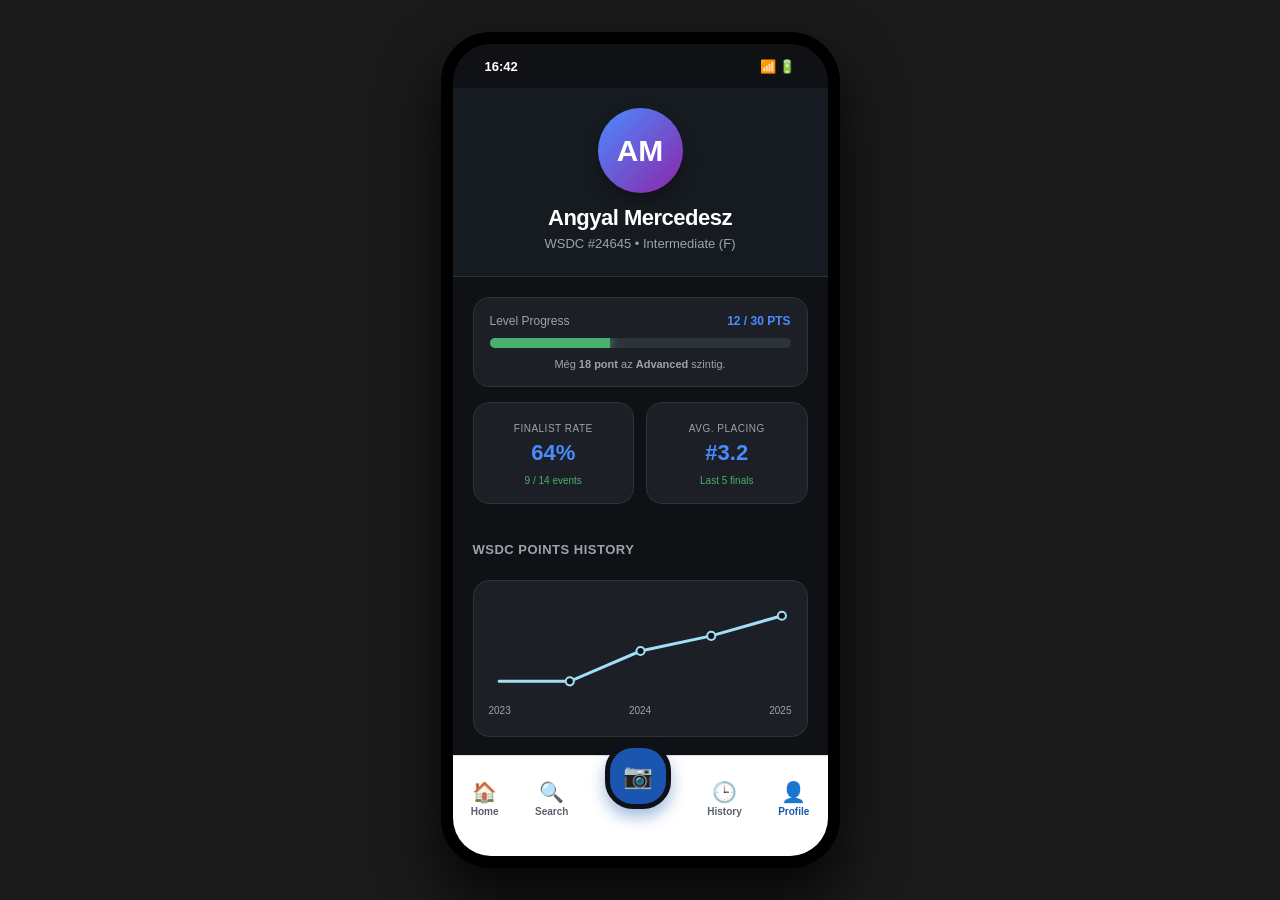
<file: index.html>
<!DOCTYPE html>
<html lang="hu">
<head>
    <meta charset="UTF-8">
    <meta name="viewport" content="width=device-width, initial-scale=1.0">
    <title>Angyal Mercedesz - Ultimate Pro Profile</title>
    <style>
        :root {
            --bg-color: #0F1115;
            --card-surface: #1C1F26;
            --primary-action: #4A8CFF;
            --success: #48B16E;
            --text-primary: #E9ECEF;
            --text-secondary: #9CA3AF;
            --border-color: #2D333B;
            --header-bg: #161B22;
            --chart-line: #A2DFF7;
            --nav-bg: #FFFFFF;
            --nav-active: #1A56B0;
            --accent-purple: #8E24AA;
        }

        body {
            background-color: #1a1a1a;
            display: flex;
            justify-content: center;
            align-items: center;
            min-height: 100vh;
            margin: 0;
            font-family: -apple-system, BlinkMacSystemFont, "Segoe UI", Roboto, sans-serif;
        }

        /* Telefon Mockup Keret */
        .phone-mockup {
            width: 375px;
            height: 812px;
            background: var(--bg-color);
            border: 12px solid #000;
            border-radius: 50px;
            position: relative;
            overflow: hidden;
            display: flex;
            flex-direction: column;
            box-shadow: 0 30px 60px rgba(0,0,0,0.8);
        }

        /* Notch / Status Bar */
        .status-bar {
            height: 44px;
            padding: 0 32px;
            display: flex;
            justify-content: space-between;
            align-items: center;
            font-size: 13px;
            font-weight: 600;
            color: #fff;
            z-index: 10;
        }

        /* Görgethető tartalom */
        .scrollable-content {
            flex: 1;
            overflow-y: auto;
            padding-bottom: 100px;
            scrollbar-width: none;
        }
        .scrollable-content::-webkit-scrollbar { display: none; }

        /* Profil Fejléc */
        .profile-header {
            background-color: var(--header-bg);
            padding: 20px 20px 25px;
            text-align: center;
            border-bottom: 1px solid var(--border-color);
        }

        .avatar {
            width: 85px; height: 85px;
            background: linear-gradient(135deg, var(--primary-action), var(--accent-purple));
            border-radius: 50%;
            margin: 0 auto 12px;
            display: flex; align-items: center; justify-content: center;
            font-size: 30px; font-weight: bold; color: white;
            box-shadow: 0 8px 15px rgba(0,0,0,0.3);
        }

        .profile-name { margin: 0; color: #fff; font-size: 22px; letter-spacing: -0.5px; }
        .wsdc-tag { font-size: 13px; color: var(--text-secondary); margin-top: 5px; }

        /* Progress Bar Szekció */
        .section-padding { padding: 0 20px; }
        .progress-card {
            background: var(--card-surface);
            padding: 16px;
            border-radius: 16px;
            border: 1px solid var(--border-color);
            margin-top: 20px;
        }
        .progress-header { display: flex; justify-content: space-between; font-size: 12px; margin-bottom: 10px; }
        .progress-bar-bg { height: 10px; background: #2D333B; border-radius: 5px; overflow: hidden; margin-bottom: 10px; }
        .progress-bar-fill { height: 100%; background: var(--success); width: 40%; box-shadow: 0 0 10px var(--success); }
        .progress-footer { font-size: 11px; color: var(--text-secondary); text-align: center; }

        /* Performance Statisztikák Grid */
        .stats-grid { display: grid; grid-template-columns: 1fr 1fr; gap: 12px; margin-top: 15px; }
        .stat-card {
            background: var(--card-surface);
            padding: 15px;
            border-radius: 16px;
            border: 1px solid var(--border-color);
            text-align: center;
        }
        .stat-card .label { font-size: 10px; color: var(--text-secondary); text-transform: uppercase; letter-spacing: 0.5px; }
        .stat-card .value { font-size: 22px; font-weight: 800; color: var(--primary-action); margin: 4px 0; display: block; }
        .stat-card .sub { font-size: 10px; color: var(--success); }

        /* Scoring.dance Vonalgrafikon */
        .section-title { font-size: 13px; color: var(--text-secondary); text-transform: uppercase; padding: 25px 20px 10px; font-weight: 700; letter-spacing: 0.5px; }
        .chart-box { 
            margin: 0 20px; 
            background: var(--card-surface); 
            border-radius: 16px; 
            padding: 20px 15px; 
            border: 1px solid var(--border-color); 
        }
        .chart-svg { width: 100%; height: 90px; overflow: visible; }
        .line { stroke: var(--chart-line); stroke-width: 3; fill: none; stroke-linecap: round; }
        .dot { fill: var(--bg-color); stroke: var(--chart-line); stroke-width: 2; }

        /* Partner Szinergiák */
        .partner-list { padding: 0 20px; }
        .partner-row {
            background: var(--card-surface);
            padding: 12px 16px;
            border-radius: 14px;
            margin-bottom: 8px;
            display: flex;
            justify-content: space-between;
            align-items: center;
            border: 1px solid var(--border-color);
        }
        .partner-name { font-size: 14px; font-weight: 600; color: #fff; }
        .partner-meta { font-size: 11px; color: var(--text-secondary); }
        .points-pill { background: rgba(74, 140, 255, 0.15); color: var(--primary-action); padding: 4px 10px; border-radius: 12px; font-weight: bold; font-size: 12px; }

        /* Teljes Versenytörténet Lista */
        .history-list { padding: 0 20px; }
        .result-row {
            background: var(--card-surface);
            padding: 14px 16px;
            border-radius: 16px;
            margin-bottom: 10px;
            display: grid;
            grid-template-columns: 1fr 45px;
            align-items: center;
            border: 1px solid var(--border-color);
        }
        .event-info .name { font-size: 14px; font-weight: 600; color: #fff; }
        .event-info .details { font-size: 11px; color: var(--primary-action); margin: 2px 0; }
        .event-info .date { font-size: 10px; color: var(--text-secondary); }
        .points-badge { font-weight: 800; color: var(--success); text-align: right; font-size: 16px; }

        /* Alsó Navigáció */
        .nav-bar {
            position: absolute; bottom: 0; width: 100%; height: 85px;
            background: var(--nav-bg); display: flex; justify-content: space-around;
            align-items: center; border-top: 1px solid #ddd; padding-bottom: 15px;
        }
        .nav-item { text-align: center; color: #57606A; font-size: 10px; text-decoration: none; font-weight: 700; }
        .nav-item.active { color: var(--nav-active); }
        .nav-icon { font-size: 20px; display: block; margin-bottom: 2px; }
        
        .scanner-btn {
            width: 56px; height: 56px; background: var(--nav-active);
            border-radius: 28px; margin-top: -45px; display: flex;
            align-items: center; justify-content: center; border: 5px solid var(--bg-color);
            box-shadow: 0 8px 15px rgba(26, 86, 176, 0.4);
        }
    </style>
</head>
<body>

<div class="phone-mockup">
    <div class="status-bar">
        <span>16:42</span>
        <span>📶 🔋</span>
    </div>

    <div class="scrollable-content">
        <header class="profile-header">
            <div class="avatar">AM</div>
            <h2 class="profile-name">Angyal Mercedesz</h2>
            <div class="wsdc-tag">WSDC #24645 • Intermediate (F)</div>
        </header>

        <div class="section-padding">
            <div class="progress-card">
                <div class="progress-header">
                    <span style="color: var(--text-secondary);">Level Progress</span>
                    <span style="color: var(--primary-action); font-weight: bold;">12 / 30 PTS</span>
                </div>
                <div class="progress-bar-bg"><div class="progress-bar-fill"></div></div>
                <div class="progress-footer">
                    Még <strong>18 pont</strong> az <strong>Advanced</strong> szintig.
                </div>
            </div>

            <div class="stats-grid">
                <div class="stat-card">
                    <span class="label">Finalist Rate</span>
                    <span class="value">64%</span>
                    <span class="sub">9 / 14 events</span>
                </div>
                <div class="stat-card">
                    <span class="label">Avg. Placing</span>
                    <span class="value">#3.2</span>
                    <span class="sub">Last 5 finals</span>
                </div>
            </div>
        </div>

        <h3 class="section-title">WSDC Points History</h3>
        <div class="chart-box">
            <svg class="chart-svg" viewBox="0 0 300 80">
                <polyline class="line" points="10,75 80,75 150,45 220,30 290,10" />
                <circle class="dot" cx="80" cy="75" r="4" />
                <circle class="dot" cx="150" cy="45" r="4" />
                <circle class="dot" cx="220" cy="30" r="4" />
                <circle class="dot" cx="290" cy="10" r="4" />
            </svg>
            <div style="display: flex; justify-content: space-between; margin-top: 10px; font-size: 10px; color: var(--text-secondary);">
                <span>2023</span><span>2024</span><span>2025</span>
            </div>
        </div>

        <h3 class="section-title">Top Partner Synergies</h3>
        <div class="partner-list">
            <div class="partner-row">
                <div>
                    <div class="partner-name">Kovács Balázs</div>
                    <div class="partner-meta">2 Közös döntő • 100% Finalist rate</div>
                </div>
                <div class="points-pill">+5 pts</div>
            </div>
            <div class="partner-row">
                <div>
                    <div class="partner-name">Gábor Galgóczy</div>
                    <div class="partner-meta">Budafest 2025 • 1. hely</div>
                </div>
                <div class="points-pill">+4 pts</div>
            </div>
        </div>

        <h3 class="section-title">Teljes Versenytörténet</h3>
        <div class="history-list">
            <div class="result-row">
                <div class="event-info">
                    <div class="name">Budafest Open Swing 2026</div>
                    <div class="details">with Kovács Balázs • 4th Place</div>
                    <div class="date">2026. jan. 11.</div>
                </div>
                <div class="points-badge">+2</div>
            </div>

            <div class="result-row">
                <div class="event-info">
                    <div class="name">Autumn Swing 2025</div>
                    <div class="details">with Gábor Galgóczy • 1st Place</div>
                    <div class="date">2025. nov. 22.</div>
                </div>
                <div class="points-badge">+4</div>
            </div>

            <div class="result-row">
                <div class="event-info">
                    <div class="name">Swingsation 2025</div>
                    <div class="details">with Pálmai Kristóf • 2nd Place</div>
                    <div class="date">2025. szept. 14.</div>
                </div>
                <div class="points-badge">+3</div>
            </div>

            <div class="result-row">
                <div class="event-info">
                    <div class="name">Warsaw Jive 2025</div>
                    <div class="details">with Adam Nowak • 4th Place</div>
                    <div class="date">2025. jún. 08.</div>
                </div>
                <div class="points-badge">+2</div>
            </div>

            <div class="result-row">
                <div class="event-info">
                    <div class="name">Budafest 2025</div>
                    <div class="details">with Nagy Péter • 12th Place (SF)</div>
                    <div class="date">2025. jan. 12.</div>
                </div>
                <div class="points-badge">+1</div>
            </div>
            
            <div class="result-row">
                <div class="event-info">
                    <div class="name">Spring Swing 2024</div>
                    <div class="details">with Tóth Márk • 1st Place (NOV)</div>
                    <div class="date">2024. ápr. 05.</div>
                </div>
                <div class="points-badge">+3</div>
            </div>
        </div>

        <p style="text-align: center; font-size: 10px; color: var(--text-secondary); padding: 30px 0;">
            Registry data synced: 2026.02.18.
        </p>
    </div>

    <nav class="nav-bar">
        <a href="#" class="nav-item"><span class="nav-icon">🏠</span>Home</a>
        <a href="#" class="nav-item"><span class="nav-icon">🔍</span>Search</a>
        <div class="scanner-btn"><span style="color:white; font-size:24px;">📷</span></div>
        <a href="#" class="nav-item"><span class="nav-icon">🕒</span>History</a>
        <a href="#" class="nav-item active"><span class="nav-icon">👤</span>Profile</a>
    </nav>
</div>

</body>
</html>
</file>
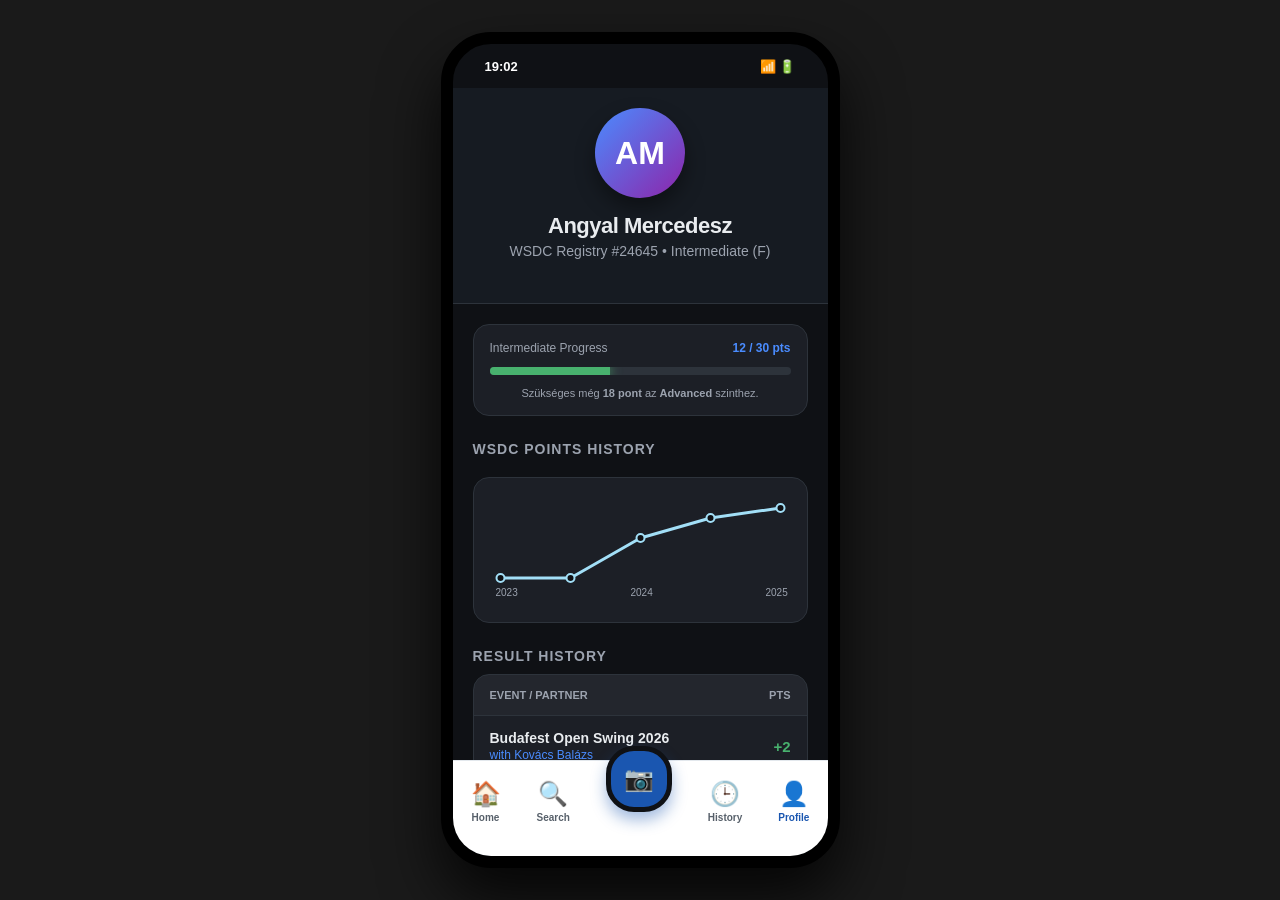
<file: app.html>
<!DOCTYPE html>
<html lang="hu">
<head>
    <meta charset="UTF-8">
    <meta name="viewport" content="width=device-width, initial-scale=1.0">
    <title>Angyal Mercedesz - WSDC Registry Profile</title>
    <style>
        :root {
            /* Sötét mód paletta a colors.png alapján */
            --bg-color: #0F1115;
            --card-surface: #1C1F26;
            --primary-action: #4A8CFF;
            --success: #48B16E;
            --text-primary: #E9ECEF;
            --text-secondary: #9CA3AF;
            --border-color: #2D333B;
            --header-bg: #161B22;
            --chart-line: #A2DFF7; /* Scoring.dance kék vonal */
            
            /* Világos navigációs paletta */
            --nav-bg: #FFFFFF;
            --nav-text: #57606A;
            --nav-active: #1A56B0;
        }

        body {
            background-color: #1a1a1a;
            display: flex;
            justify-content: center;
            align-items: center;
            min-height: 100vh;
            margin: 0;
            font-family: -apple-system, sans-serif;
        }

        /* Telefon Mockup Sablon */
        .phone-mockup {
            width: 375px;
            height: 812px;
            background: var(--bg-color);
            border: 12px solid #000000;
            border-radius: 50px;
            position: relative;
            overflow: hidden;
            box-shadow: 0 30px 60px rgba(0,0,0,0.8);
            display: flex;
            flex-direction: column;
        }

        /* Notch / Status Bar */
        .status-bar {
            height: 44px;
            padding: 0 32px;
            display: flex;
            justify-content: space-between;
            align-items: center;
            font-size: 13px;
            font-weight: 600;
            color: #fff;
            z-index: 10;
        }

        .scrollable-content {
            flex: 1;
            overflow-y: auto;
            padding-bottom: 90px;
            scrollbar-width: none;
        }
        .scrollable-content::-webkit-scrollbar { display: none; }

        /* Profile Header */
        .profile-header {
            background-color: var(--header-bg);
            padding: 20px 20px 30px;
            text-align: center;
            border-bottom: 1px solid var(--border-color);
        }

        .avatar {
            width: 90px; height: 90px;
            background: linear-gradient(135deg, var(--primary-action), #8E24AA);
            border-radius: 50%;
            margin: 0 auto 15px;
            display: flex; align-items: center; justify-content: center;
            font-size: 32px; font-weight: bold; color: white;
            box-shadow: 0 10px 20px rgba(0,0,0,0.4);
        }

        .profile-name { margin: 10px 0 0; font-size: 22px; color: var(--text-primary); letter-spacing: -0.5px; }
        .wsdc-id { color: var(--text-secondary); font-size: 14px; margin-top: 4px; }

        /* Progress Card */
        .section-padding { padding: 0 20px; }
        .progress-card {
            background: var(--card-surface);
            padding: 16px;
            border-radius: 16px;
            border: 1px solid var(--border-color);
            margin-top: 20px;
        }

        .progress-bar-bg { height: 8px; background: #2D333B; border-radius: 4px; margin: 12px 0; overflow: hidden; }
        .progress-bar-fill { height: 100%; background: var(--success); width: 40%; box-shadow: 0 0 12px var(--success); }

        /* Scoring.dance Line Chart */
        .chart-container {
            background: var(--card-surface);
            border-radius: 16px;
            padding: 20px 15px;
            border: 1px solid var(--border-color);
            margin: 20px 0;
            position: relative;
        }

        .chart-svg { width: 100%; height: 100px; overflow: visible; }
        .line-path { stroke: var(--chart-line); stroke-width: 3; fill: none; stroke-linecap: round; stroke-linejoin: round; }
        .data-point { fill: var(--bg-color); stroke: var(--chart-line); stroke-width: 2; }
        .chart-label { font-size: 10px; fill: var(--text-secondary); }

        /* Point History with Partners */
        .section-title { font-size: 14px; color: var(--text-secondary); text-transform: uppercase; letter-spacing: 1px; margin: 25px 0 10px; font-weight: bold; }
        
        .history-card {
            background: var(--card-surface);
            border-radius: 16px;
            border: 1px solid var(--border-color);
            overflow: hidden;
        }

        .history-row {
            display: grid;
            grid-template-columns: 1fr 50px;
            padding: 14px 16px;
            border-bottom: 1px solid var(--border-color);
            align-items: center;
        }

        .history-row:last-child { border-bottom: none; }
        .history-row.header { background: rgba(255,255,255,0.03); font-size: 11px; font-weight: bold; color: var(--text-secondary); }

        .event-name { font-size: 14px; font-weight: 600; color: var(--text-primary); margin-bottom: 2px; }
        .partner-info { font-size: 12px; color: var(--primary-action); }
        .points-earned { font-weight: 800; color: var(--success); text-align: right; font-size: 15px; }

        /* Bottom Nav - Világos stílus */
        .nav-bar {
            position: absolute; bottom: 0; width: 100%;
            height: 80px; background: var(--nav-bg);
            display: flex; justify-content: space-around; align-items: center;
            border-top: 1px solid #E3E8ED; padding-bottom: 15px;
        }

        .nav-item { color: var(--nav-text); text-decoration: none; text-align: center; font-size: 10px; font-weight: 700; }
        .nav-item.active { color: var(--nav-active); }
        .nav-icon { font-size: 24px; display: block; margin-bottom: 4px; }

        .scanner-fab {
            width: 56px; height: 56px; background: var(--nav-active);
            border-radius: 28px; margin-top: -45px;
            display: flex; align-items: center; justify-content: center;
            box-shadow: 0 8px 15px rgba(26, 86, 176, 0.4);
            border: 5px solid var(--bg-color);
        }
    </style>
</head>
<body>

<div class="phone-mockup">
    <div class="status-bar">
        <span>19:02</span>
        <span>📶 🔋</span>
    </div>

    <div class="scrollable-content">
        <header class="profile-header">
            <div class="avatar">AM</div>
            <h2 class="profile-name">Angyal Mercedesz</h2>
            <p class="wsdc-id">WSDC Registry #24645 • Intermediate (F)</p>
        </header>

        <div class="section-padding">
            <div class="progress-card">
                <div style="display: flex; justify-content: space-between; font-size: 12px;">
                    <span style="color: var(--text-secondary);">Intermediate Progress</span>
                    <span style="color: var(--primary-action); font-weight: bold;">12 / 30 pts</span>
                </div>
                <div class="progress-bar-bg"><div class="progress-bar-fill"></div></div>
                <div style="font-size: 11px; text-align: center; color: var(--text-secondary);">
                    Szükséges még <strong>18 pont</strong> az <strong>Advanced</strong> szinthez.
                </div>
            </div>

            <h3 class="section-title">WSDC Points History</h3>
            <div class="chart-container">
                <svg class="chart-svg" viewBox="0 0 300 100">
                    <polyline class="line-path" points="10,80 80,80 150,40 220,20 290,10" />
                    <circle class="data-point" cx="10" cy="80" r="4" />
                    <circle class="data-point" cx="80" cy="80" r="4" />
                    <circle class="data-point" cx="150" cy="40" r="4" />
                    <circle class="data-point" cx="220" cy="20" r="4" />
                    <circle class="data-point" cx="290" cy="10" r="4" />
                    
                    <text x="5" y="98" class="chart-label">2023</text>
                    <text x="140" y="98" class="chart-label">2024</text>
                    <text x="275" y="98" class="chart-label">2025</text>
                </svg>
            </div>

            <h3 class="section-title">Result History</h3>
            <div class="history-card">
                <div class="history-row header">
                    <span>EVENT / PARTNER</span>
                    <span style="text-align: right;">PTS</span>
                </div>
                
                <div class="history-row">
                    <div>
                        <div class="event-name">Budafest Open Swing 2026</div>
                        <div class="partner-info">with Kovács Balázs</div>
                    </div>
                    <div class="points-earned">+2</div>
                </div>

                <div class="history-row">
                    <div>
                        <div class="event-name">Autumn Swing 2025</div>
                        <div class="partner-info">with Gábor Galgóczy</div>
                    </div>
                    <div class="points-earned">+4</div>
                </div>

                <div class="history-row">
                    <div>
                        <div class="event-name">Swingsation 2025</div>
                        <div class="partner-info">with Pálmai Kristóf</div>
                    </div>
                    <div class="points-earned">+3</div>
                </div>

                <div class="history-row">
                    <div>
                        <div class="event-name">Warsaw Jive 2024</div>
                        <div class="partner-info">with Adam Nowak</div>
                    </div>
                    <div class="points-earned">+3</div>
                </div>
            </div>
        </div>
    </div>

    <nav class="nav-bar">
        <a href="#" class="nav-item">
            <span class="nav-icon">🏠</span>Home
        </a>
        <a href="#" class="nav-item">
            <span class="nav-icon">🔍</span>Search
        </a>
        <div class="scanner-fab">
            <span style="font-size: 24px;">📷</span>
        </div>
        <a href="#" class="nav-item">
            <span class="nav-icon">🕒</span>History
        </a>
        <a href="#" class="nav-item active">
            <span class="nav-icon">👤</span>Profile
        </a>
    </nav>
</div>

</body>
</html>
</file>
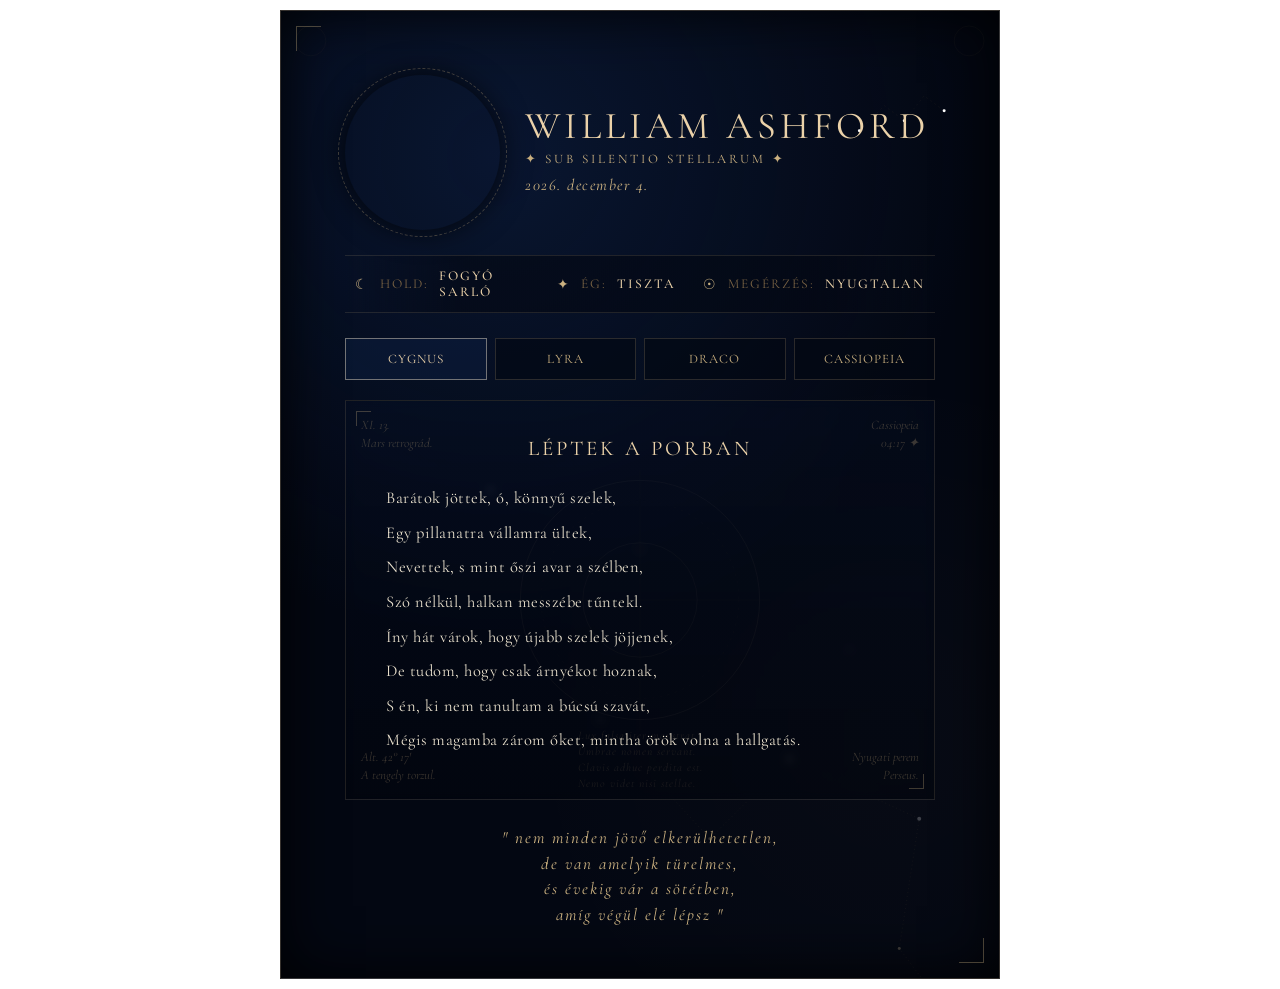
<file: will/Will_kkny.html>
<!DOCTYPE html>
<html lang="hu">
<head>
<meta charset="UTF-8">
<title>William Ashford - Observatorium Turrem</title>
<link href="https://fonts.googleapis.com/css2?family=Cormorant+Garamond:ital,wght@0,300;0,400;0,500;0,600;1,400&display=swap" rel="stylesheet">
<style>
/* --- PRÉMIUM ASZTRÁLIS TÓNUSOK --- */
:root {
    --gold-bright: #ebd2a9;  
    --gold-medium: #cbb180;  
    --gold-dark: #7a6344;    
    --bg-dark: #030712;
}

*{ box-sizing: border-box; margin: 0; padding: 0; }

body {
    font-family: 'Cormorant Garamond', serif;
    color: var(--gold-bright);
    background: transparent; /* Teljesen transzparens külső terület az iframe-hez */
    margin: 0;
    padding: 10px 0; /* Minimális felső/alsó légtér a sarokdíszeknek */
    overflow-y: auto; /* ENGEDÉLYEZI AZ EGÉSZ OLDAL GÖRGETÉSÉT */
    overflow-x: hidden;
}

/* --- OPTIMALIZÁLT FŐ KONTÉNER --- */
.ashford {
    width: 100%;
    max-width: 720px;
    margin: 0 auto;
    background: 
        radial-gradient(circle at 30% 15%, rgba(18, 44, 94, 0.4) 0%, transparent 50%),
        radial-gradient(circle at 85% 75%, rgba(255, 215, 150, 0.02) 0%, transparent 40%),
        var(--bg-dark);
    border: 1px solid rgba(203, 177, 128, 0.25);
    position: relative;
    overflow: hidden;
    padding: 5% 5% 4% 5%;
    box-shadow: inset 0 0 60px rgba(0,0,0,0.9);
}

/* Sarokdíszek */
.ashford::before, .ashford::after {
    content: ''; position: absolute; width: 24px; height: 24px;
    border: 1px solid rgba(203, 177, 128, 0.35); pointer-events: none; z-index: 10;
}
.ashford::before { top: 15px; left: 15px; border-right: 0; border-bottom: 0; }
.ashford::after { bottom: 15px; right: 15px; border-left: 0; border-top: 0; }

/* Háttérgrafikai réteg */
.background-graphics {
    position: absolute;
    inset: 0;
    pointer-events: none;
    z-index: 1;
}

/* --- FEJLÉC --- */
.header {
    display: grid;
    grid-template-columns: clamp(115px, 22vw, 155px) 1fr;
    align-items: center;
    gap: 25px;
    margin-bottom: 25px;
    position: relative;
    z-index: 5;
}

.portrait-wrapper {
    position: relative;
    width: 100%;
    aspect-ratio: 1 / 1;
}
.portrait {
    width: 100%;
    height: 100%;
    border-radius: 50%;
    overflow: hidden;
    background: url('https://i.pinimg.com/736x/96/56/2b/96562bc24ac245acc51c5df6db861ac9.jpg') center/cover no-repeat;
    box-shadow: 0 0 30px rgba(0, 0, 0, 0.8);
}
.portrait-scaler {
    position: absolute;
    inset: -7px;
    border: 0.8px dashed rgba(203, 177, 128, 0.3);
    border-radius: 50%;
}

.title {
    text-align: left;
}
.title h1 {
    font-size: clamp(26px, 5.2vw, 38px);
    font-weight: 400;
    letter-spacing: 4px;
    color: var(--gold-bright);
    text-transform: uppercase;
    margin-bottom: 4px;
    line-height: 1.1;
}
.subtitle {
    font-size: clamp(11px, 2.2vw, 13px);
    letter-spacing: 3px;
    color: var(--gold-medium);
    text-transform: uppercase;
    margin-bottom: 8px;
}
.date {
    font-size: clamp(13px, 2.4vw, 16px);
    letter-spacing: 1.5px;
    color: var(--gold-medium);
    font-style: italic;
    margin-bottom: 4px;
}

/* --- HORIZONTÁLIS ASZTRÁLIS STÁTUSZSÁV --- */
.status-astral-bar {
    display: flex;
    justify-content: space-between;
    align-items: center;
    background: linear-gradient(90deg, rgba(3, 7, 18, 0) 0%, rgba(3, 7, 18, 0.6) 20%, rgba(3, 7, 18, 0.6) 80%, rgba(3, 7, 18, 0) 100%);
    border-top: 1px solid rgba(203, 177, 128, 0.15);
    border-bottom: 1px solid rgba(203, 177, 128, 0.15);
    padding: 12px 10px;
    margin-bottom: 25px;
    position: relative;
    z-index: 5;
}
.status-block {
    flex: 1;
    display: flex;
    justify-content: center;
    align-items: center;
    gap: 10px;
    font-size: clamp(11.5px, 2.2vw, 13.5px);
    letter-spacing: 2px;
    text-transform: uppercase;
}
.status-block .icon {
    color: var(--gold-medium);
}
.status-block .label {
    color: var(--gold-dark);
}
.status-block .val {
    color: var(--gold-bright);
    font-weight: 500;
}

/* --- NAVIGÁCIÓS FÜLEK --- */
.tabs {
    display: grid;
    grid-template-columns: repeat(4, 1fr);
    gap: 8px;
    margin-bottom: 20px;
    position: relative;
    z-index: 10;
}
.tabs button {
    background: rgba(3, 7, 18, 0.6);
    border: 1px solid rgba(203, 177, 128, 0.2);
    padding: 12px 2px;
    color: var(--gold-medium);
    font-family: 'Cormorant Garamond', serif;
    font-size: clamp(11px, 2.2vw, 13px);
    letter-spacing: 1px;
    text-transform: uppercase;
    cursor: pointer;
    transition: all 0.2s ease;
}
.tabs button:hover {
    color: var(--gold-bright);
    border-color: rgba(203, 177, 128, 0.4);
}
.tabs button.active {
    color: var(--gold-bright);
    border-color: rgba(243, 229, 203, 0.45);
    background: rgba(18, 44, 94, 0.25);
}

/* --- RUGALMAS TARTALOMDOBOZ --- */
.content {
    border: 1px solid rgba(203, 177, 128, 0.15);
    padding: 35px 40px;
    background: linear-gradient(180deg, rgba(5, 15, 36, 0.35) 0%, rgba(2, 5, 13, 0.55) 100%);
    backdrop-filter: blur(4px);
    -webkit-backdrop-filter: blur(4px);
    position: relative;
    z-index: 5;
    height: 400px;
}
.content::before, .content::after {
    content: ''; position: absolute; width: 14px; height: 14px;
    border: 1px solid rgba(203, 177, 128, 0.3); pointer-events: none;
}
.content::before { top: 10px; left: 10px; border-right: 0; border-bottom: 0; }
.content::after { bottom: 10px; right: 10px; border-left: 0; border-top: 0; }

/* Háttér asztrolábium */
.box-astrolabe {
    position: absolute;
    top: 50%; left: 50%;
    width: 260px; height: 260px;
    transform: translate(-50%, -50%);
    pointer-events: none;
    opacity: 0.06;
    z-index: 1;
}

.panel { display: none; position: relative; z-index: 5; height: auto; }
.panel.active { display: block; }

.panel h2 {
    text-align: center;
    font-size: clamp(18px, 4vw, 21px);
    font-weight: 400;
    letter-spacing: 3px;
    margin-bottom: 20px;
    color: var(--gold-bright);
    text-transform: uppercase;
}
.panel p {
    font-size: clamp(14.5px, 2.5vw, 16.5px);
    line-height: 2.1;
    color: rgba(247, 237, 216, 0.95);
    text-align: justify;
    letter-spacing: 0.5px;
}

/* --- BELSŐ SZÉLJYJEGYZETEK --- */
.content-hand {
    position: absolute;
    color: rgba(203, 177, 128, 0.28);
    font-size: clamp(11.5px, 2vw, 13px);
    font-style: italic;
    line-height: 1.4;
    pointer-events: none;
    z-index: 10;
}
.ch-tl { top: 15px; left: 15px; }
.ch-tr { top: 15px; right: 15px; text-align: right; }
.ch-bl { bottom: 15px; left: 15px; }
.ch-br { bottom: 15px; right: 15px; text-align: right; }
.ch-center-bottom { bottom: 8px; left: 50%; transform: translateX(-50%); font-size: clamp(10px, 1.8vw, 11.5px); opacity: 0.4; letter-spacing: 1px; white-space: nowrap; }

/* --- JÓSLAT --- */
.omen-wrap {
    margin: 25px auto 0 auto;
    text-align: center;
    position: relative;
    z-index: 5;
}
#omen {
    font-style: italic;
    color: var(--gold-medium);
    font-size: clamp(14.5px, 2.5vw, 17px);
    letter-spacing: 2px;
    white-space: pre-line;
    line-height: 1.5;
}

/* Csillag- és vonalanimációk */
@keyframes steady { 0%, 100% { opacity: 0.15; } 50% { opacity: 0.4; } }
.bg-star { animation: steady 4s infinite ease-in-out; }
</style>
</head>
<body>

<div class="ashford">
    
    <svg class="background-graphics" xmlns="http://www.w3.org/2000/svg" viewBox="0 0 720 1100">
        <polyline points="580,120 605,95 625,110 645,85 665,100" fill="none" stroke="#7a6344" stroke-width="0.4" stroke-dasharray="2, 3" opacity="0.2" />
        <circle cx="580" cy="120" r="1.5" fill="#fff" class="bg-star" />
        <circle cx="625" cy="110" r="1.5" fill="#fff" class="bg-star" style="animation-delay: 1.5s;" />
        <circle cx="665" cy="100" r="1.5" fill="#fff" class="bg-star" style="animation-delay: 3s;" />
        
        <g opacity="0.22">
            <polyline points="680,1020 620,940 640,810 510,750 430,830 320,710 360,540 210,480" fill="none" stroke="#a88d58" stroke-width="0.35" stroke-dasharray="1, 3" />
            <line x1="510" y1="750" x2="570" y2="640" stroke="#a88d58" stroke-width="0.35" stroke-dasharray="1, 3" />
            
            <circle cx="680" cy="1020" r="2" fill="#fff" class="bg-star" />
            <circle cx="620" cy="940" r="1.5" fill="var(--gold-bright)" />
            <circle cx="640" cy="810" r="2" fill="#fff" class="bg-star" style="animation-delay: 1s;" />
            <circle cx="510" cy="750" r="2.5" fill="#fff" /> <circle cx="430" cy="830" r="1.5" fill="var(--gold-medium)" />
            <circle cx="320" cy="710" r="2" fill="#fff" class="bg-star" style="animation-delay: 2s;" />
            <circle cx="360" cy="540" r="1.5" fill="var(--gold-bright)" />
            <circle cx="210" cy="480" r="2.2" fill="#fff" class="bg-star" style="animation-delay: 0.5s;" />
            <circle cx="570" cy="640" r="1.5" fill="var(--gold-medium)" />
        </g>

        <circle cx="30" cy="30" r="15" fill="none" stroke="#7a6344" stroke-width="0.4" opacity="0.15"/>
        <circle cx="690" cy="30" r="15" fill="none" stroke="#7a6344" stroke-width="0.4" opacity="0.15"/>
    </svg>

    <div class="header">
        <div class="portrait-wrapper">
            <div class="portrait-scaler"></div>
            <div class="portrait"></div>
        </div>

        <div class="title">
            <h1>William Ashford</h1>
            <div class="subtitle">✦ Sub Silentio Stellarum ✦</div>
            <div class="date" id="date"></div>
        </div>
    </div>

    <div class="status-astral-bar">
        <div class="status-block">
            <span class="icon">☾</span>
            <span class="label">Hold:</span>
            <span class="val" id="moon">Telihold</span>
        </div>
        <div class="status-block">
            <span class="icon">✦</span>
            <span class="label">Ég:</span>
            <span class="val">Tiszta</span>
        </div>
        <div class="status-block">
            <span class="icon">☉</span>
            <span class="label">Megérzés:</span>
            <span class="val">Nyugtalan</span>
        </div>
    </div>

    <div class="tabs" id="tabContainer">
        <button class="active" onclick="showTab(0)">Cygnus</button>
        <button onclick="showTab(1)">Lyra</button>
        <button onclick="showTab(2)">Draco</button>
        <button onclick="showTab(3)">Cassiopeia</button>
    </div>

    <div class="content">
        <div class="content-inner-frame"></div>
        
        <svg class="box-astrolabe" viewBox="0 0 100 100" xmlns="http://www.w3.org/2000/svg">
            <circle cx="50" cy="50" r="46" fill="none" stroke="#dfc59f" stroke-width="0.25"/>
            <circle cx="50" cy="50" r="38" fill="none" stroke="#7a6344" stroke-width="0.2" stroke-dasharray="1, 2"/>
            <circle cx="50" cy="50" r="22" fill="none" stroke="#dfc59f" stroke-width="0.2"/>
            <line x1="50" y1="0" x2="50" y2="100" stroke="#7a6344" stroke-width="0.15"/>
            <line x1="0" y1="50" x2="100" y2="50" stroke="#7a6344" stroke-width="0.15"/>
        </svg>

        <div class="content-hand ch-tl">XI. 13.<br>Mars retrográd.</div>
        <div class="content-hand ch-tr">Cassiopeia<br>04:17 ✦</div>
        <div class="content-hand ch-bl">Alt. 42° 17'<br>A tengely torzul.</div>
        <div class="content-hand ch-br">Nyugati perem<br>Perseus.</div>
        <div class="content-hand ch-center-bottom">Lux falsa iter monstrat.<br>Umbrae nomen servant.<br>Clavis adhuc perdita est.<br>Nemo videt nisi stellae.</div>

        <div class="panel active">
            <h2>léptek a porban</h2>
            <p>Barátok jöttek, ó, könnyű szelek,<br>
Egy pillanatra vállamra ültek,<br>
Nevettek, s mint őszi avar a szélben,<br>
Szó nélkül, halkan messzébe tűntekl.<br>
Íny hát várok, hogy újabb szelek jöjjenek,<br>
De tudom, hogy csak árnyékot hoznak,<br>
S én, ki nem tanultam a búcsú szavát,<br>
Mégis magamba zárom őket, mintha örök volna a hallgatás.</p>
        </div>

        <div class="panel">
            <h2>elomló alkonyat</h2>
            <p>S a szerelem? Az éjben suttogó fény,<br>
Egy álom, mi ujjam hegyén elolvad,<br>
A szívemhez ért, s már foszlott is széjjel,<br>
Mint hajnali dér a kietlen dombnak.<br>
Álmodott éden, hol a csók csak tűnt fény,<br>
Törékeny pillanat, mi elhalkul, elhal,<br>
Mint vízbe hulló levél, mely nem ér partot,<br>
Szétfoszlik a vágy, mint ködben a hold.</p>
        </div>

        <div class="panel">
            <h2>fagyott penge villanása</h2>
            <p>A szívem remeg, ha lépteiket hallom,<br>
A szemükben hűvös tükör, mi engem tükröz,<br>
Minden szó, mit mondanak, élesebb a pengénél,<br>
De mégis valahol bennem él egy kérdés: miért?<br>
Az élet vad lova, mit ők ostoroznak,<br>
De hol van a végső cél, miért is hajtunk?<br>
Talán csak önmagunk árnyéka, mi üldöz minket,<br>
De a harc vége mindig a csend, mi mindent elnyel.</p>
        </div>

        <div class="panel">
            <h2>sodródó árnyékok</h2>
            <p>S végül azok, kiknek neve nincsen,<br>
Csak árnyként lebegnek az útjaimon,<br>
Hol kísértetként követnek, hol elvesznek,<br>
És végül magam sem tudom, ki voltam, s ki vagyok.<br>
Ők a csillagok, miknek fénye elhalványult,<br>
A szavak, mik elfeledve vesztegelnek,<br>
Léptük nyomán csak homály, mi felsejlik,<br>
De minden egyes lépés után újra elfelejtkezem róluk.</p>
        </div>
    </div>

    <div class="omen-wrap">
        <div id="omen">" a csillagok nem felejtenek "</div>
    </div>

</div>

<script>
const panels = document.querySelectorAll('.panel');
const buttons = document.querySelectorAll('.tabs button');

function showTab(i){
    panels.forEach(p => p.classList.remove('active'));
    buttons.forEach(b => b.classList.remove('active'));
    
    panels[i].classList.add('active');
    buttons[i].classList.add('active');
}

// AUTOMATIKUS HOLD ÉS DÁTUM
const phases = ["Újhold", "Növekvő sarló", "Első negyed", "Növekvő hold", "Telihold", "Fogyó hold", "Utolsó negyed", "Fogyó sarló"];
const phase = phases[Math.floor((Date.now()/86400000)%8)];
document.getElementById('moon').textContent = phase;

document.getElementById('date').textContent = new Date().toLocaleDateString('hu-HU', { year: 'numeric', month: 'long', day: 'numeric' });

// FRISSÍTÉSKOR VÁLTOZÓ ÓMENEK
const omens = [
`" amikor a kandallóban kialszik a láng,
és a holló nem néz félre,
a testvér keze vért visel,
de te már tudni fogod miért "`,

`" előbb látod meg a veszteséget,
mint ahogy megérkezik,
az álom ismét igazat mond,
és ezért nem tudsz aludni "`,

`" a torony árnyéka megnyúlik,
a csillagok egy vonalba állnak,
aki ma még nevet melletted,
holnap a nevedet gyászolja "`,

`" a fekete madár háromszor fordul,
az égbolt megreped fölötte,
amit megpróbálsz megmenteni,
az lesz a veszted oka "`,

`" egy nap nem menekülsz tovább,
a látomás utolér végre,
a jövő, melyet eltaszítottál,
csendben helyet foglal melléd "`,

`" a hold sápadt lesz azon az estén,
amikor minden értelmet nyer,
a név, amelyet nem mondtál ki,
az utolsó szóként marad meg "`,

`" a csillagok nem mutatnak utat,
csupán emlékeztetnek rá,
hogy minden kör bezárul egyszer,
és minden adósság hazatér "`,

`" előbb törik meg a szíved,
mint ahogy a torony fala,
de amit elveszítesz azon az éjen,
az ment meg később önmagadtól "`,

`" a hetedik csillag kialszik,
a pergamen széle megég,
aki ma az ajtón belép,
nem ugyanazként távozik "`,

`" a jövő nem változott,
csak közelebb érkezett,
a torony minden éjjel látja,
amit te nappal tagadsz "`,

`" amikor a testvér árnyéka megérkezik,
a csillagok némák maradnak,
mert vannak sorsok,
amelyeket még az ég sem gyászol "`,

`" a látomás ugyanaz marad,
csak az arc öregszik benne,
és mire felismered magad,
már késő lesz elfordulni "`,

`" a csillagok ma tisztán állnak,
mégis hibás a számítás,
mert a végzet nem az égen,
hanem a vérben íródott "`,

`" három ajtó nyílik előtted,
kettő hazugságot rejt,
a harmadik mögött ugyanaz vár,
amitől egész életedben féltél "`,

`" a torony ma hallgat,
de a kövek emlékeznek,
és amit egyszer kimondtak,
az nem veszhet el többé "`,

`" nem minden jövő elkerülhetetlen,
de van amelyik türelmes,
és évekig vár a sötétben,
amíg végül elé lépsz "`,

`" a holló a párkányon ül,
és figyeli ahogy jegyzetelsz,
ő már tudja a befejezést,
csak te nem vagy kész rá "`,

`" azon az éjjelen nem lesz vihar,
mégis minden megremeg,
mert vannak pillanatok,
amelyekhez nem kell mennydörgés "`,

`" a csillagok nem felejtenek,
csak kivárják az időt,
hogy újra ugyanoda vezessenek,
ahonnan egyszer menekültél "`,

`" amit gyermekkorodban láttál,
nem rémálom volt,
hanem egy emlék a jövőből,
amely még nem történt meg "`
];

document.getElementById('omen').textContent = omens[Math.floor(Math.random() * omens.length)];
</script>
</body>
</html>
</file>
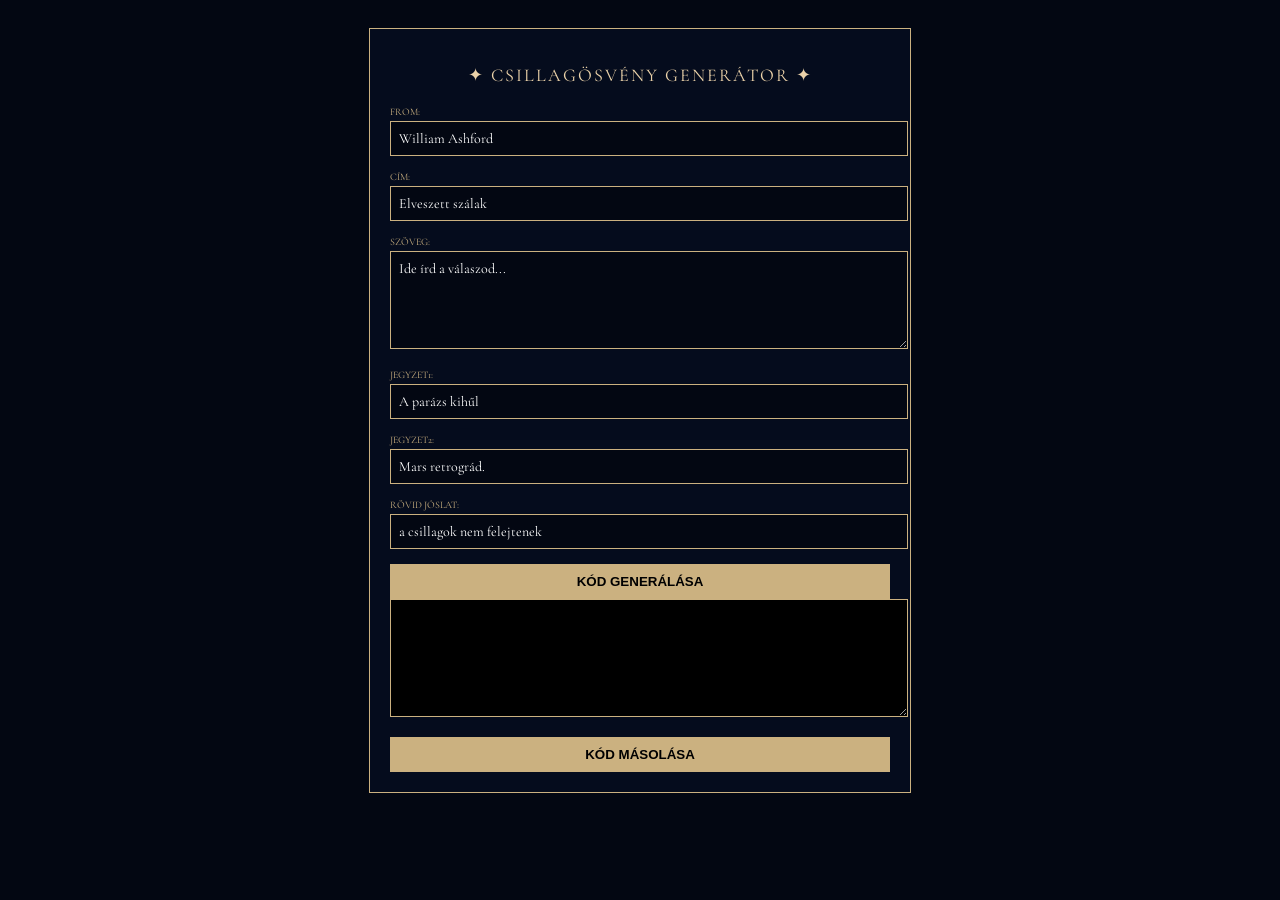
<file: will/Will_kkny_valasz.html>
<!DOCTYPE html>
<html lang="hu">
<head>
<meta charset="UTF-8">
<title>Csillagösvény generátor</title>
<link href="https://fonts.googleapis.com/css2?family=Cormorant+Garamond:ital,wght@0,300;0,400;0,500;0,600;1,400&display=swap" rel="stylesheet">
<style>
    :root { --gold-medium: #cbb180; --gold-bright: #ebd2a9; --bg-dark: #030712; }
    body { font-family: 'Cormorant Garamond', serif; background: var(--bg-dark); color: #f7edd8; padding: 20px; }
    .gen-panel { max-width: 500px; margin: auto; border: 1px solid var(--gold-medium); padding: 20px; background: rgba(18, 44, 94, 0.15); }
    h2 { text-align: center; color: var(--gold-bright); margin-bottom: 20px; letter-spacing: 2px; text-transform: uppercase; font-weight: 400; font-size: 18px; }
    label { display: block; color: var(--gold-medium); margin: 10px 0 3px; text-transform: uppercase; font-size: 10px; }
    input, textarea { width: 100%; padding: 8px; background: #030712; border: 1px solid var(--gold-medium); color: white; margin-bottom: 5px; font-family: 'Cormorant Garamond', serif; font-size: 14px; }
    button { width: 100%; padding: 10px; background: var(--gold-medium); border: none; cursor: pointer; font-weight: bold; margin-top: 10px; text-transform: uppercase; }
    #output { width: 100%; height: 100px; font-family: monospace; font-size: 10px; background: #000; }
</style>
</head>
<body>

<div class="gen-panel">
    <h2>✦ Csillagösvény generátor ✦</h2>
    <label>From:</label> <input type="text" id="target" value="William Ashford">
    <label>Cím:</label> <input type="text" id="title" value="Elveszett szálak">
    <label>Szöveg:</label> <textarea id="maintext" style="height: 80px;">Ide írd a válaszod...</textarea>
    <label>Jegyzet1:</label> <input type="text" id="noteBL" value="A parázs kihűl">
    <label>Jegyzet2:</label> <input type="text" id="noteTR" value="Mars retrográd.">
    <label>Rövid jóslat:</label> <input type="text" id="footerOmen" value="a csillagok nem felejtenek">
    <button onclick="generateFullCode()">Kód generálása</button>
    <textarea id="output" readonly></textarea>
    <button onclick="copyCode()">Kód másolása</button>
</div>

<script>
function generateFullCode() {
    const t = document.getElementById('target').value;
    const ti = document.getElementById('title').value;
    const mt = document.getElementById('maintext').value;
    const nBL = document.getElementById('noteBL').value;
    const nTR = document.getElementById('noteTR').value;
    const fO = document.getElementById('footerOmen').value;

    const code = `[html]
<div style="width:400px; margin:20px auto; background:radial-gradient(circle at 30% 15%, rgba(18, 44, 94, 0.3) 0%, transparent 50%), radial-gradient(circle at 85% 75%, rgba(255, 215, 150, 0.02) 0%, transparent 40%), #030712; border:1px solid rgba(203, 177, 128, 0.25); position:relative; padding:40px 20px 20px 20px; box-sizing:border-box; box-shadow:inset 0 0 40px rgba(0,0,0,0.9); font-family:'Cormorant Garamond', serif; color:#ebd2a9;">
    
    <div style="position:absolute; bottom:15px; left:15px; font-size:9px; font-style:italic; color:rgba(203, 177, 128, 0.3); line-height:1;">${nBL}</div>
    <div style="position:absolute; top:15px; right:15px; font-size:9px; font-style:italic; color:rgba(203, 177, 128, 0.3); text-align:right;">${nTR}</div>

    <div style="border-bottom:1px solid rgba(203, 177, 128, 0.15); padding-bottom:5px; margin-bottom:15px; font-size:10px; letter-spacing:2px; text-transform:uppercase; color:#cbb180; text-align:left;">✦ From: ${t}</div>

    <div style="border:1px solid rgba(203, 177, 128, 0.12); padding:15px; background:linear-gradient(180deg, rgba(5, 15, 36, 0.2) 0%, rgba(2, 5, 13, 0.4) 100%); overflow-y:auto; height:300px; box-sizing:border-box;">
        <h2 style="text-align:center; font-size:16px; font-weight:400; letter-spacing:1px; margin-bottom:15px; color:#ebd2a9; text-transform:uppercase;">${ti}</h2>
        <p style="font-size:14px; line-height:1.6; color:rgba(247, 237, 216, 0.95); text-align:justify; margin:0;">
            ${mt.replace(/\n/g, '<br>')}
        </p>
    </div>

    <div style="margin-top:15px; text-align:center; font-style:italic; color:#cbb180; font-size:12px; letter-spacing:1px;">"${fO}"</div>
</div>
[/html]`;
    document.getElementById('output').value = code;
}

function copyCode() {
    const c = document.getElementById("output");
    c.select();
    document.execCommand("copy");
    alert("Kód másolva!");
}
</script>
</body>
</html>
</file>
